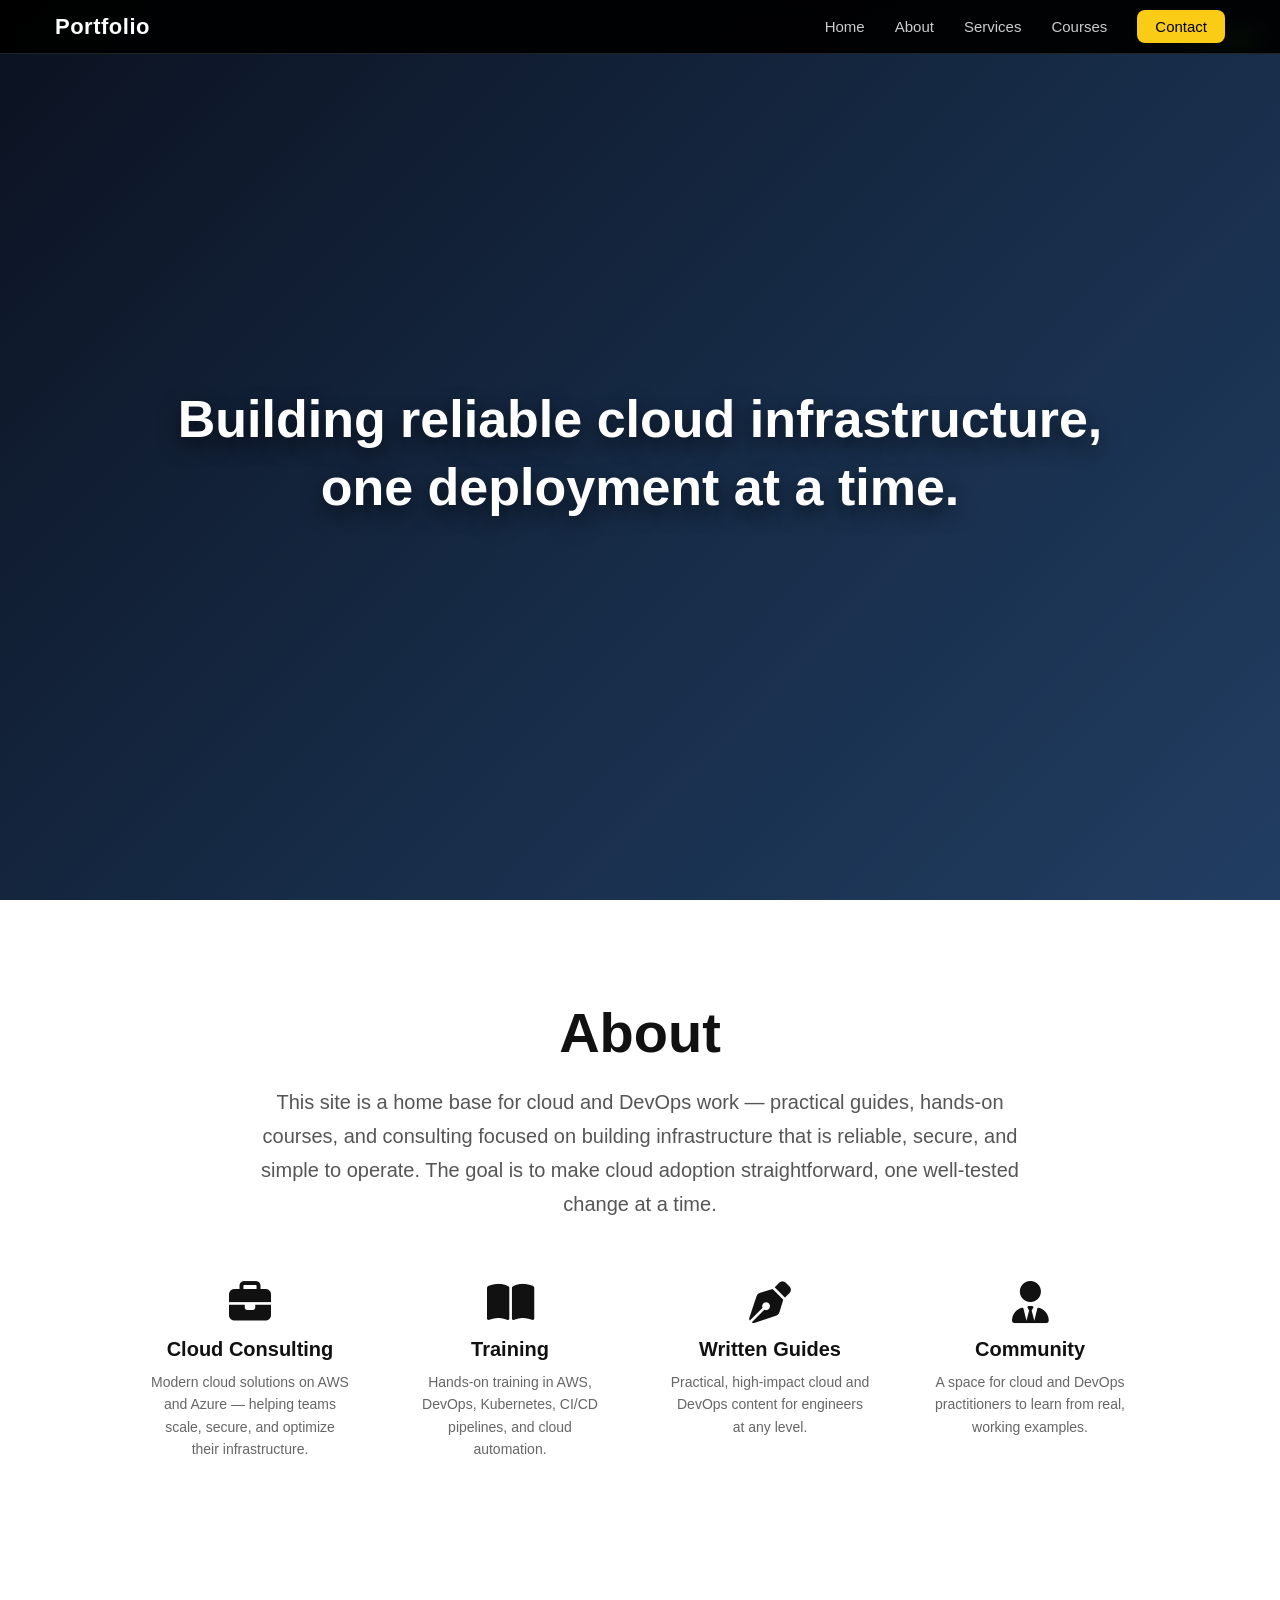
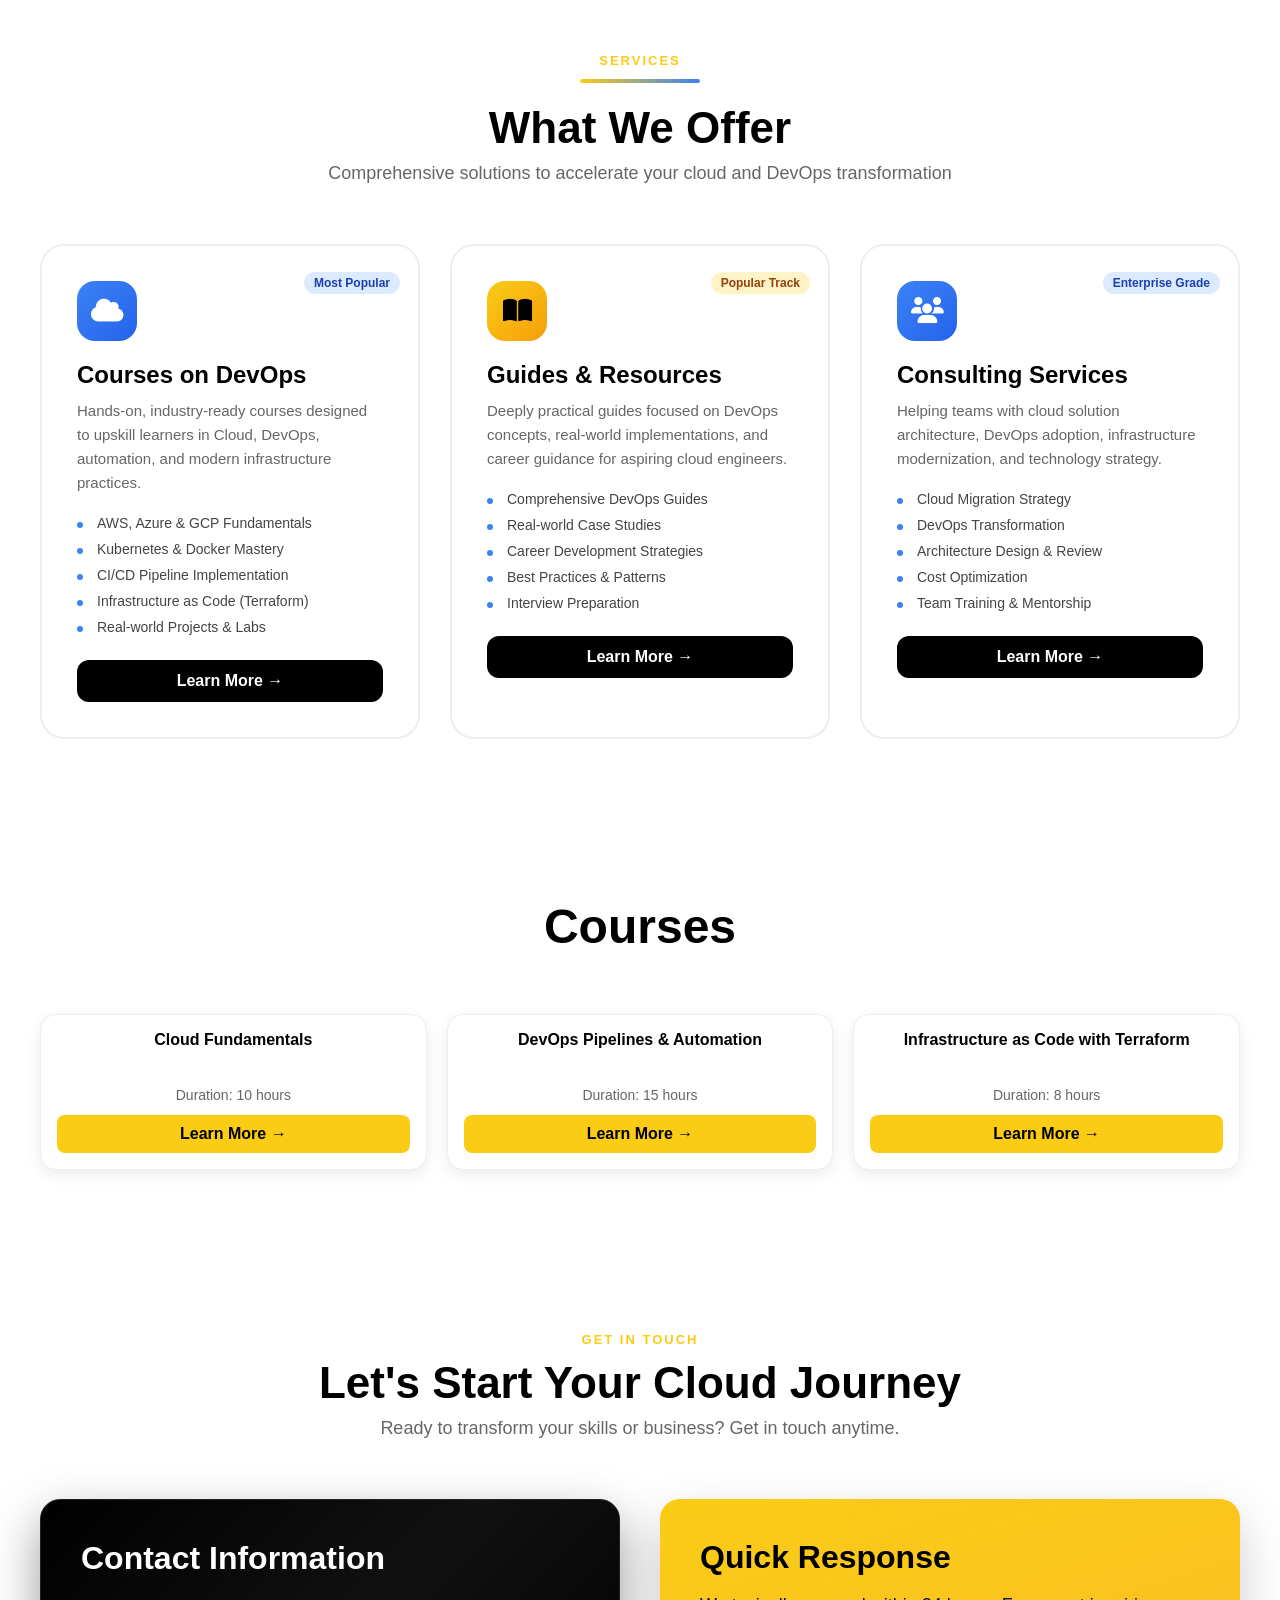
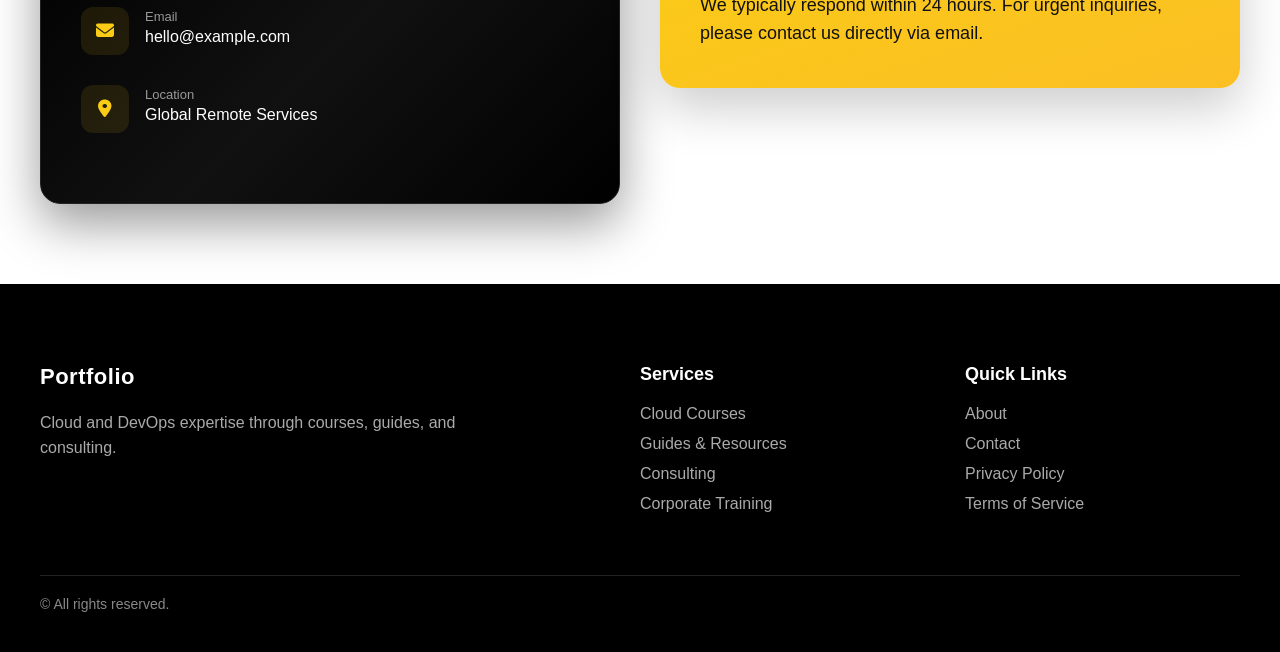
<file: index.html>
<!DOCTYPE html>
<html lang="en">

<head>
  <meta charset="UTF-8" />
  <meta name="viewport" content="width=device-width, initial-scale=1.0" />
  <title>Cloud & DevOps Portfolio</title>
  <link rel="stylesheet" href="style.css">
  <link href="https://cdnjs.cloudflare.com/ajax/libs/font-awesome/6.5.0/css/all.min.css" rel="stylesheet">
</head>

<body>

  <!-- NAVBAR -->
  <nav class="navbar">
    <div class="nav-container">

      <!-- Logo -->
      <div class="nav-logo" onclick="goToSection('home')">
        <span class="brand-text">Portfolio</span>
      </div>

      <!-- Desktop Menu -->
      <div class="nav-links">
        <a href="#home">Home</a>
        <a href="#about">About</a>
        <a href="#services">Services</a>
        <a href="#courses">Courses</a>
        <a href="#contact" class="contact-btn">Contact</a>
      </div>

      <div class="hamburger" onclick="toggleMenu()">
        ☰
      </div>

    </div>
    <div id="mobileMenu" class="mobile-menu">
      <button onclick="goToSection('home')">Home</button>
      <button onclick="goToSection('about')">About</button>
      <button onclick="goToSection('services')">Services</button>
      <button onclick="goToSection('courses')">Courses</button>
      <button class="mobile-contact" onclick="goToSection('contact')">Contact</button>
    </div>
  </nav>

  <section id="home" class="hero">

    <div class="hero-overlay"></div>
    <div class="hero-content">
      <h1>
        Building reliable cloud infrastructure,<br>
        one deployment at a time.
      </h1>
    </div>

  </section>

  <section id="about" class="about-section">
    <div class="about-container">

      <h1 class="about-title">About</h1>

      <p class="about-subtitle">
        This site is a home base for cloud and DevOps work — practical guides, hands-on
        courses, and consulting focused on building infrastructure that is reliable,
        secure, and simple to operate. The goal is to make cloud adoption straightforward,
        one well-tested change at a time.
      </p>

      <div class="about-grid">

        <div class="about-card">
          <i class="fa-solid fa-briefcase"></i>
          <h3>Cloud Consulting</h3>
          <p>
            Modern cloud solutions on AWS and Azure — helping teams scale,
            secure, and optimize their infrastructure.
          </p>
        </div>

        <div class="about-card">
          <i class="fa-solid fa-book-open"></i>
          <h3>Training</h3>
          <p>
            Hands-on training in AWS, DevOps, Kubernetes, CI/CD pipelines, and cloud automation.
          </p>
        </div>

        <div class="about-card">
          <i class="fa-solid fa-pen-nib"></i>
          <h3>Written Guides</h3>
          <p>
            Practical, high-impact cloud and DevOps content for engineers at any level.
          </p>
        </div>

        <div class="about-card">
          <i class="fas fa-user-tie"></i>
          <h3>Community</h3>
          <p>
            A space for cloud and DevOps practitioners to learn from real, working examples.
          </p>
        </div>

      </div>
    </div>
  </section>

  <!-- SERVICES -->
  <section id="services" class="services-section">

    <div class="services-container">

      <!-- Header -->
      <div class="services-header">
        <span class="services-tag">Services</span>
        <div class="services-line"></div>
        <h2>What We Offer</h2>
        <p>
          Comprehensive solutions to accelerate your cloud and DevOps transformation
        </p>
      </div>

      <!-- Cards -->
      <div class="services-grid">

        <!-- Card 1 -->
        <div class="service-card">
          <span class="badge blue">Most Popular</span>

          <div class="icon blue">
            <i class="fa-solid fa-cloud"></i>
          </div>

          <h3>Courses on DevOps</h3>
          <p>
            Hands-on, industry-ready courses designed to upskill learners in Cloud,
            DevOps, automation, and modern infrastructure practices.
          </p>

          <ul>
            <li>AWS, Azure & GCP Fundamentals</li>
            <li>Kubernetes & Docker Mastery</li>
            <li>CI/CD Pipeline Implementation</li>
            <li>Infrastructure as Code (Terraform)</li>
            <li>Real-world Projects & Labs</li>
          </ul>

          <a href="#courses" class="service-btn">
            Learn More →
          </a>
        </div>

        <!-- Card 2 -->
        <div class="service-card">
          <span class="badge yellow">Popular Track</span>

          <div class="icon yellow">
            <i class="fa-solid fa-book-open"></i>
          </div>

          <h3>Guides & Resources</h3>
          <p>
            Deeply practical guides focused on DevOps concepts, real-world implementations,
            and career guidance for aspiring cloud engineers.
          </p>

          <ul>
            <li>Comprehensive DevOps Guides</li>
            <li>Real-world Case Studies</li>
            <li>Career Development Strategies</li>
            <li>Best Practices & Patterns</li>
            <li>Interview Preparation</li>
          </ul>

          <a href="#about" class="service-btn">
            Learn More →
          </a>
        </div>

        <!-- Card 3 -->
        <div class="service-card">
          <span class="badge blue">Enterprise Grade</span>

          <div class="icon blue">
            <i class="fa-solid fa-users"></i>
          </div>

          <h3>Consulting Services</h3>
          <p>
            Helping teams with cloud solution architecture,
            DevOps adoption, infrastructure modernization, and technology strategy.
          </p>

          <ul>
            <li>Cloud Migration Strategy</li>
            <li>DevOps Transformation</li>
            <li>Architecture Design & Review</li>
            <li>Cost Optimization</li>
            <li>Team Training & Mentorship</li>
          </ul>

          <a href="#contact" class="service-btn">
            Learn More →
          </a>
        </div>

      </div>
    </div>
  </section>


  <!-- COURSES -->
  <section id="courses">
    <h2 class="courses-title">Courses</h2>

    <div class="courses-grid">

      <div class="course-card">
        <h3>Cloud Fundamentals</h3>
        <p class="duration">Duration: 10 hours</p>
        <span class="badge live">Self-paced</span>
        <a href="#contact">Learn More →</a>
      </div>

      <div class="course-card">
        <h3>DevOps Pipelines & Automation</h3>
        <p class="duration">Duration: 15 hours</p>
        <span class="badge live">Self-paced</span>
        <a href="#contact">Learn More →</a>
      </div>

      <div class="course-card">
        <h3>Infrastructure as Code with Terraform</h3>
        <p class="duration">Duration: 8 hours</p>
        <span class="badge live">Self-paced</span>
        <a href="#contact">Learn More →</a>
      </div>

    </div>
  </section>

  <section id="contact" class="contact-section">

    <div class="contact-container">

      <div class="contact-header">
        <span>Get In Touch</span>
        <h2>Let's Start Your Cloud Journey</h2>
        <p>
          Ready to transform your skills or business? Get in touch anytime.
        </p>
      </div>

      <!-- Grid -->
      <div class="contact-grid">

        <!-- Contact Info Card -->
        <div class="contact-card-dark">
          <h3>Contact Information</h3>

          <div class="contact-item">
            <div class="icon-box yellow">
              <i class="fa-solid fa-envelope"></i>
            </div>
            <div>
              <small>Email</small>
              <p>hello@example.com</p>
            </div>
          </div>

          <div class="contact-item">
            <div class="icon-box yellow">
              <i class="fa-solid fa-location-dot"></i>
            </div>
            <div>
              <small>Location</small>
              <p>Global Remote Services</p>
            </div>
          </div>
        </div>

        <!-- Quick Response -->
        <div class="contact-card-yellow">
          <h3>Quick Response</h3>
          <p>
            We typically respond within 24 hours.
            For urgent inquiries, please contact us directly via email.
          </p>
        </div>

      </div>
    </div>
  </section>


  <!-- FOOTER -->
  <footer class="footer">
    <div class="footer-container">

      <div class="footer-grid">

        <!-- BRAND -->
        <div class="footer-brand">
          <span class="brand-text">Portfolio</span>

          <p>
            Cloud and DevOps expertise through courses, guides, and consulting.
          </p>
        </div>

        <!-- SERVICES -->
        <div>
          <h3>Services</h3>
          <ul>
            <li><a href="#services">Cloud Courses</a></li>
            <li><a href="#services">Guides & Resources</a></li>
            <li><a href="#services">Consulting</a></li>
            <li><a href="#services">Corporate Training</a></li>
          </ul>
        </div>

        <!-- QUICK LINKS -->
        <div>
          <h3>Quick Links</h3>
          <ul>
            <li><a href="#about">About</a></li>
            <li><a href="#contact">Contact</a></li>
            <li><a href="privacy.html">Privacy Policy</a></li>
            <li><a href="terms.html">Terms of Service</a></li>
          </ul>
        </div>

      </div>

      <!-- Bottom -->
      <div class="footer-bottom">
        <p>© <span id="year"></span> All rights reserved.</p>
      </div>

    </div>
  </footer>

</body>

</html>
</file>
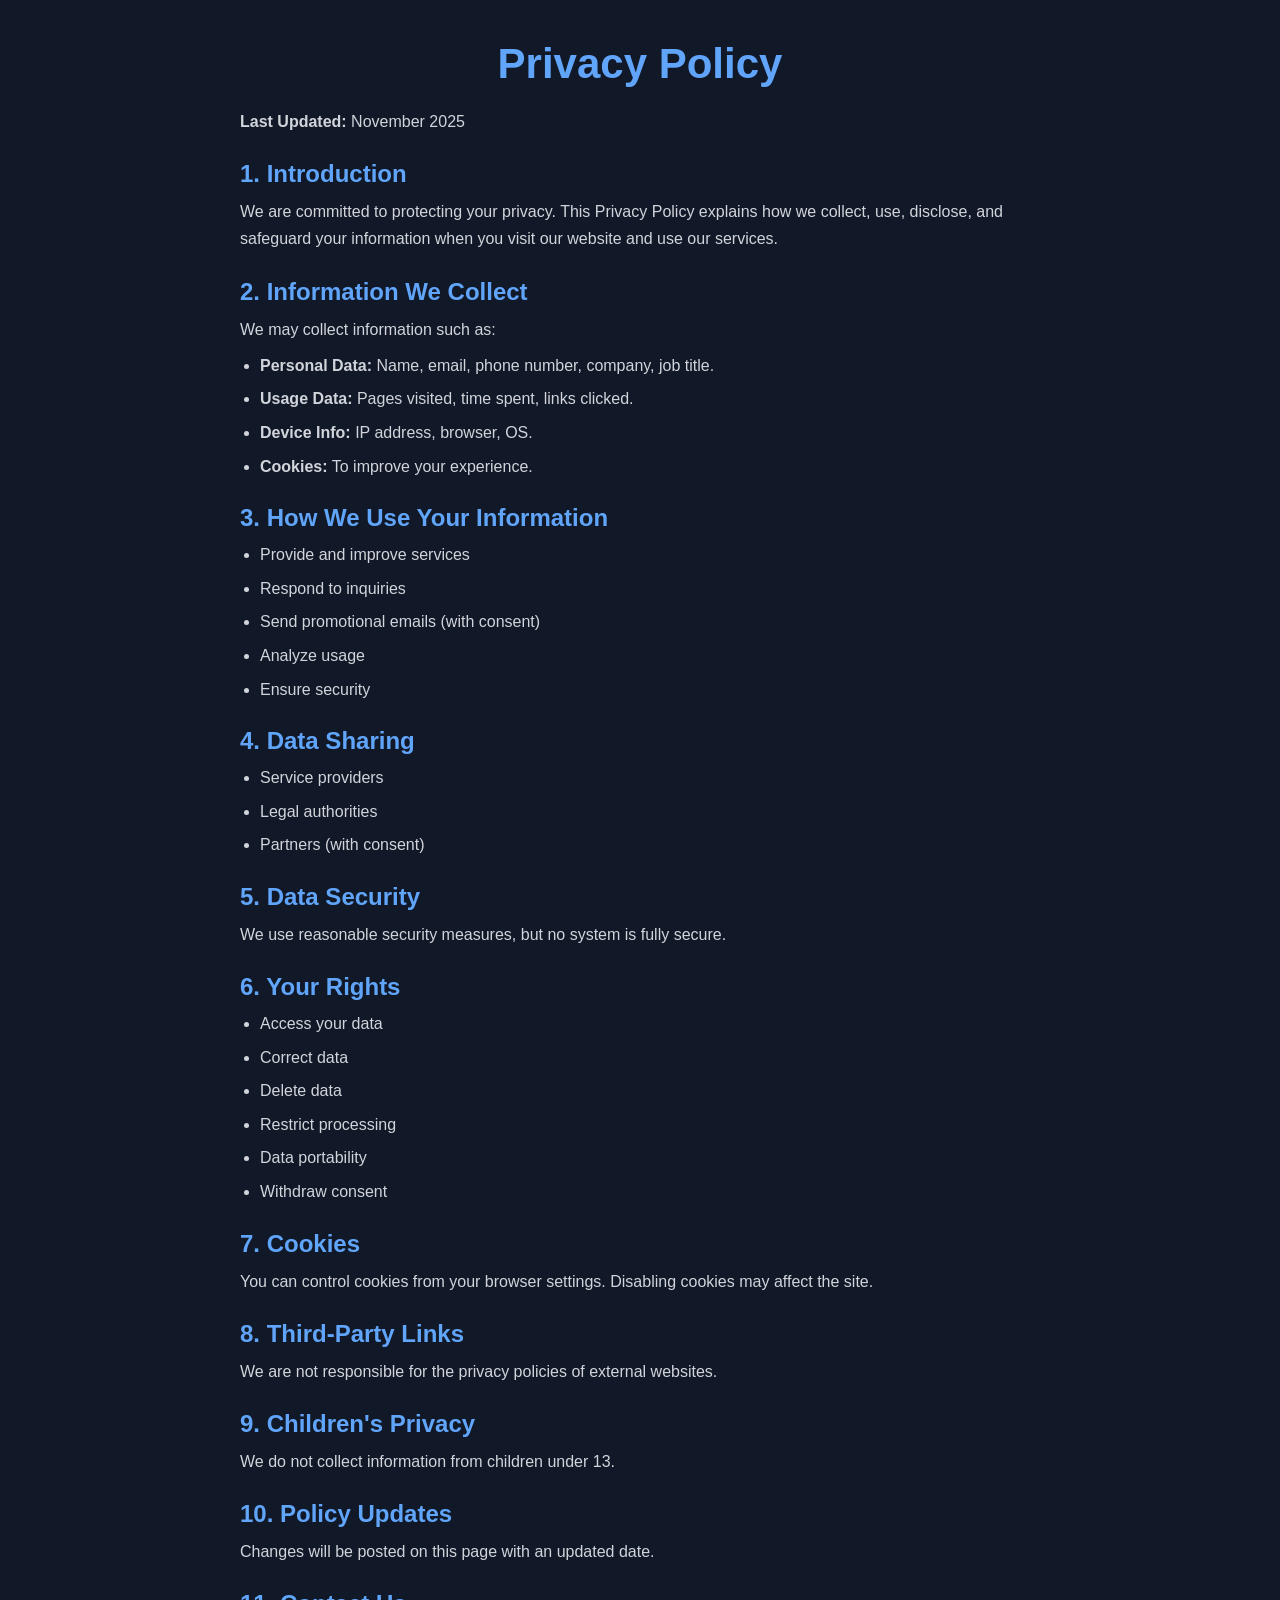
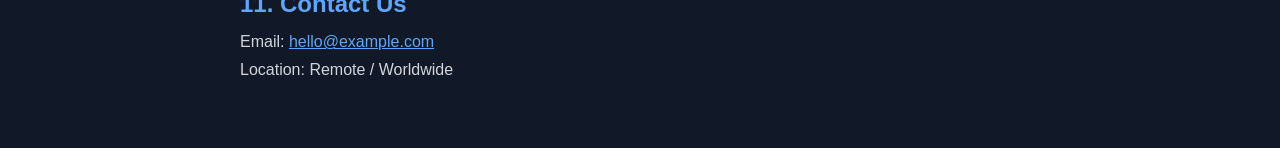
<file: privacy.html>
<!DOCTYPE html>
<html lang="en">
<head>
  <meta charset="UTF-8" />
  <meta name="viewport" content="width=device-width, initial-scale=1.0" />
  <title>Privacy Policy</title>

  <style>
    * {
      margin: 0;
      padding: 0;
      box-sizing: border-box;
      font-family: Arial, Helvetica, sans-serif;
    }

    body {
      background: #111827;
      color: #f3f4f6;
    }

    .container {
      min-height: 100vh;
      padding: 40px 20px;
    }

    .content {
      max-width: 800px;
      margin: auto;
      animation: fadeUp 1s ease;
    }

    h1 {
      text-align: center;
      font-size: 42px;
      color: #60a5fa;
      margin-bottom: 20px;
    }

    h2 {
      font-size: 24px;
      color: #60a5fa;
      margin-bottom: 10px;
    }

    p {
      color: #d1d5db;
      line-height: 1.7;
      margin-bottom: 10px;
    }

    section {
      margin-bottom: 25px;
    }

    ul {
      margin-left: 20px;
      color: #d1d5db;
    }

    li {
      margin-bottom: 8px;
      line-height: 1.6;
    }

    a {
      color: #60a5fa;
      text-decoration: underline;
    }

    a:hover {
      color: #93c5fd;
    }

    .updated {
      margin-bottom: 25px;
    }

    @keyframes fadeUp {
      from {
        opacity: 0;
        transform: translateY(25px);
      }
      to {
        opacity: 1;
        transform: translateY(0);
      }
    }

    @media (max-width: 600px) {
      h1 {
        font-size: 32px;
      }
    }
  </style>
</head>

<body>
  <div class="container">
    <div class="content">

      <h1>Privacy Policy</h1>

      <p class="updated"><strong>Last Updated:</strong> November 2025</p>

      <section>
        <h2>1. Introduction</h2>
        <p>
          We are committed to protecting your privacy. This Privacy Policy explains how we collect, use, disclose, and safeguard your information when you visit our website and use our services.
        </p>
      </section>

      <section>
        <h2>2. Information We Collect</h2>
        <p>We may collect information such as:</p>
        <ul>
          <li><strong>Personal Data:</strong> Name, email, phone number, company, job title.</li>
          <li><strong>Usage Data:</strong> Pages visited, time spent, links clicked.</li>
          <li><strong>Device Info:</strong> IP address, browser, OS.</li>
          <li><strong>Cookies:</strong> To improve your experience.</li>
        </ul>
      </section>

      <section>
        <h2>3. How We Use Your Information</h2>
        <ul>
          <li>Provide and improve services</li>
          <li>Respond to inquiries</li>
          <li>Send promotional emails (with consent)</li>
          <li>Analyze usage</li>
          <li>Ensure security</li>
        </ul>
      </section>

      <section>
        <h2>4. Data Sharing</h2>
        <ul>
          <li>Service providers</li>
          <li>Legal authorities</li>
          <li>Partners (with consent)</li>
        </ul>
      </section>

      <section>
        <h2>5. Data Security</h2>
        <p>
          We use reasonable security measures, but no system is fully secure.
        </p>
      </section>

      <section>
        <h2>6. Your Rights</h2>
        <ul>
          <li>Access your data</li>
          <li>Correct data</li>
          <li>Delete data</li>
          <li>Restrict processing</li>
          <li>Data portability</li>
          <li>Withdraw consent</li>
        </ul>
      </section>

      <section>
        <h2>7. Cookies</h2>
        <p>
          You can control cookies from your browser settings. Disabling cookies may affect the site.
        </p>
      </section>

      <section>
        <h2>8. Third-Party Links</h2>
        <p>
          We are not responsible for the privacy policies of external websites.
        </p>
      </section>

      <section>
        <h2>9. Children's Privacy</h2>
        <p>
          We do not collect information from children under 13.
        </p>
      </section>

      <section>
        <h2>10. Policy Updates</h2>
        <p>
          Changes will be posted on this page with an updated date.
        </p>
      </section>

      <section>
        <h2>11. Contact Us</h2>
        <p>
          Email: <a href="mailto:hello@example.com">hello@example.com</a><br />
          Location: Remote / Worldwide
        </p>
      </section>

    </div>
  </div>
</body>
</html>
</file>
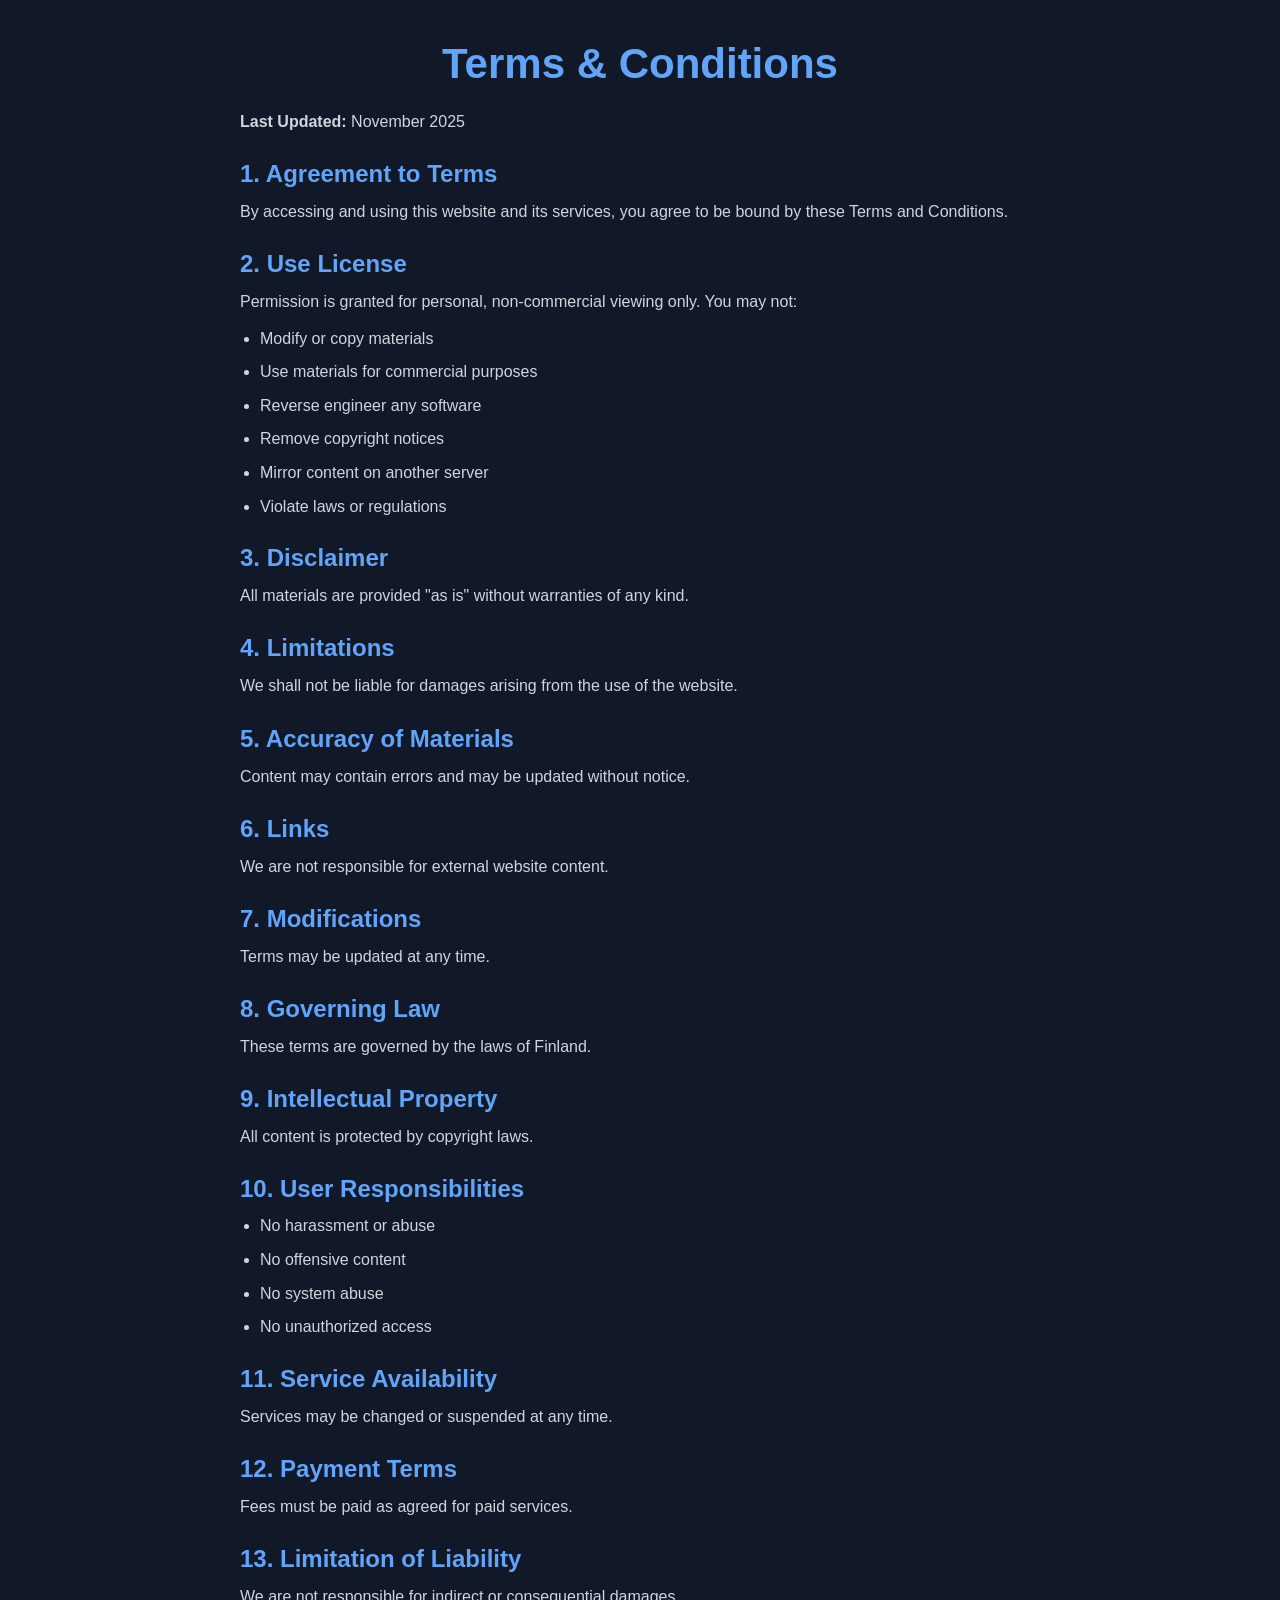
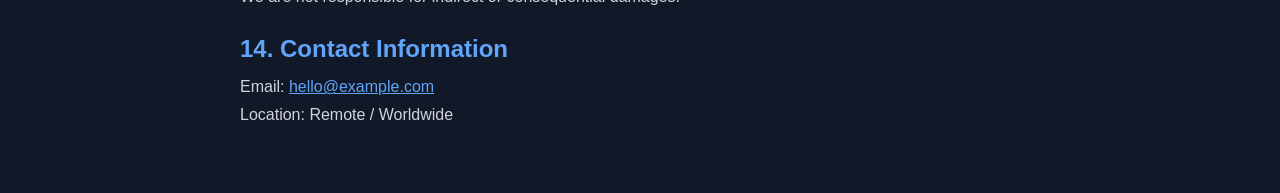
<file: terms.html>
<!DOCTYPE html>
<html lang="en">
<head>
  <meta charset="UTF-8" />
  <meta name="viewport" content="width=device-width, initial-scale=1.0" />
  <title>Terms & Conditions</title>

  <style>
    * {
      margin: 0;
      padding: 0;
      box-sizing: border-box;
      font-family: Arial, Helvetica, sans-serif;
    }

    body {
      background: #111827;
      color: #f3f4f6;
    }

    .container {
      min-height: 100vh;
      padding: 40px 20px;
    }

    .content {
      max-width: 800px;
      margin: auto;
      animation: fadeUp 1s ease;
    }

    h1 {
      text-align: center;
      font-size: 42px;
      color: #60a5fa;
      margin-bottom: 20px;
    }

    h2 {
      font-size: 24px;
      color: #60a5fa;
      margin-bottom: 10px;
    }

    p {
      color: #d1d5db;
      line-height: 1.7;
      margin-bottom: 10px;
    }

    section {
      margin-bottom: 25px;
    }

    ul {
      margin-left: 20px;
      color: #d1d5db;
    }

    li {
      margin-bottom: 8px;
      line-height: 1.6;
    }

    a {
      color: #60a5fa;
      text-decoration: underline;
    }

    a:hover {
      color: #93c5fd;
    }

    .updated {
      margin-bottom: 25px;
    }

    @keyframes fadeUp {
      from {
        opacity: 0;
        transform: translateY(25px);
      }
      to {
        opacity: 1;
        transform: translateY(0);
      }
    }

    @media (max-width: 600px) {
      h1 {
        font-size: 32px;
      }
    }
  </style>
</head>

<body>
  <div class="container">
    <div class="content">

      <h1>Terms & Conditions</h1>

      <p class="updated"><strong>Last Updated:</strong> November 2025</p>

      <section>
        <h2>1. Agreement to Terms</h2>
        <p>
          By accessing and using this website and its services, you agree to be bound by these Terms and Conditions.
        </p>
      </section>

      <section>
        <h2>2. Use License</h2>
        <p>Permission is granted for personal, non-commercial viewing only. You may not:</p>
        <ul>
          <li>Modify or copy materials</li>
          <li>Use materials for commercial purposes</li>
          <li>Reverse engineer any software</li>
          <li>Remove copyright notices</li>
          <li>Mirror content on another server</li>
          <li>Violate laws or regulations</li>
        </ul>
      </section>

      <section>
        <h2>3. Disclaimer</h2>
        <p>
          All materials are provided "as is" without warranties of any kind.
        </p>
      </section>

      <section>
        <h2>4. Limitations</h2>
        <p>
          We shall not be liable for damages arising from the use of the website.
        </p>
      </section>

      <section>
        <h2>5. Accuracy of Materials</h2>
        <p>
          Content may contain errors and may be updated without notice.
        </p>
      </section>

      <section>
        <h2>6. Links</h2>
        <p>
          We are not responsible for external website content.
        </p>
      </section>

      <section>
        <h2>7. Modifications</h2>
        <p>
          Terms may be updated at any time.
        </p>
      </section>

      <section>
        <h2>8. Governing Law</h2>
        <p>
          These terms are governed by the laws of Finland.
        </p>
      </section>

      <section>
        <h2>9. Intellectual Property</h2>
        <p>
          All content is protected by copyright laws.
        </p>
      </section>

      <section>
        <h2>10. User Responsibilities</h2>
        <ul>
          <li>No harassment or abuse</li>
          <li>No offensive content</li>
          <li>No system abuse</li>
          <li>No unauthorized access</li>
        </ul>
      </section>

      <section>
        <h2>11. Service Availability</h2>
        <p>
          Services may be changed or suspended at any time.
        </p>
      </section>

      <section>
        <h2>12. Payment Terms</h2>
        <p>
          Fees must be paid as agreed for paid services.
        </p>
      </section>

      <section>
        <h2>13. Limitation of Liability</h2>
        <p>
          We are not responsible for indirect or consequential damages.
        </p>
      </section>

      <section>
        <h2>14. Contact Information</h2>
        <p>
          Email: <a href="mailto:hello@example.com">hello@example.com</a><br />
          Location: Remote / Worldwide
        </p>
      </section>

    </div>
  </div>
</body>
</html>
</file>
<file: style.css>
* {
  margin: 0;
  padding: 0;
  box-sizing: border-box;
  font-family: Arial, sans-serif;
  scroll-behavior: smooth;
}

body {
  background: #fff;
}

.navbar {
  position: fixed;
  top: 0;
  width: 100%;
  background: rgba(0,0,0,0.95);
  backdrop-filter: blur(8px);
  z-index: 1000;
  border-bottom: 1px solid #222;
}

.nav-container {
  max-width: 1200px;
  margin: auto;
  padding: 10px 15px;
  display: flex;
  align-items: center;
  justify-content: space-between;
}

.nav-logo img {
  height: 50px;
  cursor: pointer;
}

/* Text-based brand mark, used in the navbar and footer in place of a logo image */
.brand-text {
  color: #fff;
  font-size: 22px;
  font-weight: 800;
  letter-spacing: 0.5px;
  cursor: pointer;
}

.footer-brand .brand-text {
  display: inline-block;
  margin-bottom: 20px;
  cursor: default;
}

/* Desktop Links */
.nav-links {
  display: flex;
  gap: 30px;
  align-items: center;
  
}

.nav-links a,
.nav-links button {
  background: none;
  border: none;
  color: #ccc;
  font-size: 15px;
  cursor: pointer;
  font-weight: 500;
  text-decoration: none;
}

.book-row {
  opacity: 0;
  transform: translateY(20px);
  animation: fadeUp 0.8s ease forwards;
}

.book-row:nth-child(1) { animation-delay: 0.1s; }
.book-row:nth-child(2) { animation-delay: 0.3s; }
.book-row:nth-child(3) { animation-delay: 0.5s; }

@keyframes fadeUp {
  to {
    opacity: 1;
    transform: translateY(0);
  }
}

.trust-stats div {
  animation: fadeUp 0.8s ease forwards;
  opacity: 0;
  transform: translateY(10px);
}

.trust-stats div:nth-child(1) { animation-delay: 0.1s; }
.trust-stats div:nth-child(2) { animation-delay: 0.2s; }
.trust-stats div:nth-child(3) { animation-delay: 0.3s; }
.trust-stats div:nth-child(4) { animation-delay: 0.4s; }

@keyframes fadeUp {
  to {
    opacity: 1;
    transform: translateY(0);
  }
}



.nav-links a:hover,
.nav-links button:hover {
  color: #facc15;
}

.contact-btn {
  background: #facc15 !important;
  color: black !important;
  padding: 8px 18px;
  border-radius: 10px;
  font-weight: bold;
}

.contact-btn:hover {
  background: #eab308 !important;
}

/* Hamburger */
.hamburger {
  display: none;
  font-size: 26px;
  color: white;
  cursor: pointer;
}

/* Mobile Menu */
.mobile-menu {
  display: none;
  background: black;
  border-top: 1px solid #222;
  padding: 15px;
}

.mobile-menu a,
.mobile-menu button {
  display: block;
  width: 100%;
  text-align: left;
  padding: 10px;
  background: none;
  border: none;
  color: #ccc;
}

.mobile-menu a:hover,
.mobile-menu button:hover {
  color: #facc15;
}

.mobile-contact {
  background: #facc15 !important;
  color: black !important;
  border-radius: 8px;
  font-weight: bold;
}

/* Responsive */
@media (max-width: 900px) {
  .nav-links {
    display: none;
  }

  .hamburger {
    display: block;
  }

  .mobile-menu.show {
    display: block;
  }
}

.contact-btn {
  background: #facc15;
  color: black;
  padding: 8px 18px;
  border-radius: 8px;
  font-weight: bold;
}
/* HERO SECTION */
.hero {
  position: relative;
  width: 100%;
  height: 100vh;
  overflow: hidden;
  display: flex;
  align-items: center;
  justify-content: center;
  background: linear-gradient(135deg, #0f172a 0%, #1e3a5f 55%, #2c5282 100%);
}

/* Overlay */
.hero-overlay {
  position: absolute;
  inset: 0;
  background: rgba(0, 0, 0, 0.25);
  padding-top: 20px;
}

/* Content */
.hero-content {
  position: relative;
  z-index: 2;
  text-align: center;
  padding: 0 8px;
 margin-top: 8px;
}

.hero-content h1 {
  font-size: 52px;
  font-weight: 800;
  color: white;
  line-height: 1.3;
  text-shadow: 0 8px 20px rgba(0,0,0,0.6);
}

/* Responsive */
@media (max-width: 768px) {
  .hero-content h1 {
    font-size: 32px;
  }
}

.about-section {
  padding: 100px 20px;
  background: #fff;
}

.about-container {
  max-width: 1000px;
  margin: auto;
  text-align: center;
}

.about-title {
  font-size: 56px;
  font-weight: 800;
  color: #111;
  margin-bottom: 20px;
}

.about-subtitle {
  font-size: 20px;
  color: #555;
  line-height: 1.7;
  max-width: 800px;
  margin: auto;
}

.about-signature {
  margin: 50px 0;
}

.about-signature img {
  width: 260px;
  opacity: 0.85;
}

/* Grid */
.about-grid {
  display: grid;
  grid-template-columns: repeat(auto-fit, minmax(220px, 1fr));
  gap: 40px;
  margin-top: 50px;
}

.about-card {
  text-align: center;
  padding: 10px;
}

.about-card i {
  font-size: 42px;
  margin-bottom: 15px;
  color: #111;
}

.about-card h3 {
  font-size: 20px;
  margin-bottom: 10px;
  color: #111;
}

.about-card p {
  font-size: 14px;
  color: #666;
  line-height: 1.6;
}

/* Responsive */
@media (max-width: 600px) {
  .about-title {
    font-size: 38px;
  }

  .about-subtitle {
    font-size: 17px;
  }
}


/* SERVICES */
.services-section {
  padding: 80px 20px;
  background: #fff;
}

.services-container {
  max-width: 1200px;
  margin: auto;
}

/* Header */
.services-header {
  text-align: center;
  margin-bottom: 60px;
}

.services-tag {
  color: #facc15;
  font-size: 13px;
  font-weight: bold;
  letter-spacing: 2px;
  text-transform: uppercase;
}

.services-line {
  width: 120px;
  height: 4px;
  background: linear-gradient(to right, #facc15, #3b82f6);
  margin: 10px auto 20px;
  border-radius: 50px;
}

.services-header h2 {
  font-size: 44px;
  font-weight: bold;
  margin-bottom: 10px;
}

.services-header p {
  font-size: 18px;
  color: #666;
  max-width: 700px;
  margin: auto;
}

/* Grid */
.services-grid {
  display: grid;
  grid-template-columns: repeat(auto-fit, minmax(300px, 1fr));
  gap: 30px;
}

/* Card */
.service-card {
  position: relative;
  background: #fff;
  border: 2px solid #eee;
  padding: 35px;
  border-radius: 24px;
  transition: 0.4s;
}

.service-card:hover {
  transform: translateY(-6px);
  border-color: #ddd;
  box-shadow: 0 20px 50px rgba(0,0,0,0.12);
}

/* Badge */
.badge {
  position: absolute;
  top: 18px;
  right: 18px;
  font-size: 12px;
  font-weight: bold;
  padding: 5px 12px;
  border-radius: 999px;
}

.badge.yellow {
  background: #fef3c7;
  color: #92400e;
}

.badge.blue {
  background: #dbeafe;
  color: #1e40af;
}

/* Icon */
.icon {
  width: 60px;
  height: 60px;
  border-radius: 18px;
  display: flex;
  align-items: center;
  justify-content: center;
  font-size: 26px;
  margin-bottom: 20px;
}

.icon.blue {
  background: linear-gradient(to bottom right, #3b82f6, #2563eb);
  color: #fff;
}

.icon.yellow {
  background: linear-gradient(to bottom right, #facc15, #f59e0b);
  color: #000;
}

/* Text */
.service-card h3 {
  font-size: 24px;
  margin-bottom: 10px;
}

.service-card p {
  font-size: 15px;
  color: #666;
  line-height: 1.6;
  margin-bottom: 20px;
}

/* Features */
.service-card ul {
  list-style: none;
  padding: 0;
  margin-bottom: 25px;
}

.service-card ul li {
  position: relative;
  padding-left: 20px;
  font-size: 14px;
  color: #444;
  margin-bottom: 10px;
}

.service-card ul li::before {
  content: "";
  width: 6px;
  height: 6px;
  background: #3b82f6;
  border-radius: 50%;
  position: absolute;
  left: 0;
  top: 7px;
}

/* Button */
.service-btn {
  display: block;
  text-align: center;
  background: #000;
  color: #fff;
  padding: 12px;
  border-radius: 12px;
  font-weight: bold;
  text-decoration: none;
  transition: 0.3s;
}

.service-btn:hover {
  background: #111;
  transform: translateY(-1px);
}

/* Responsive */
@media (max-width: 600px) {
  .services-header h2 {
    font-size: 32px;
  }
}


.card {
  background: white;
  border: 2px solid #eee;
  border-radius: 20px;
  padding: 30px;
  transition: 0.3s;
}

.card:hover {
  transform: translateY(-6px);
  box-shadow: 0 15px 30px rgba(0,0,0,0.1);
}

.card h3 {
  font-size: 22px;
  margin-bottom: 10px;
}

.card ul {
  padding-left: 20px;
  color: #555;
  margin: 20px 0;
}

.card button {
  width: 100%;
  padding: 12px;
  border-radius: 10px;
  background: black;
  color: white;
  font-weight: bold;
  border: none;
  cursor: pointer;
}

.card button:hover {
  background: #222;
}

/* RESPONSIVE */
@media (max-width: 600px) {
  #home h1 {
    font-size: 32px;
  }

  nav {
    flex-direction: column;
    gap: 10px;
  }
}

section {
  scroll-margin-top: 90px; /* fixes scroll offset due to fixed navbar */
}

.mobile-menu.show {
  display: block;
}

/* COURSES */
#courses {
  padding: 80px 20px;
  background: #fff;
}

.courses-title {
  text-align: center;
  font-size: 48px;
  font-weight: bold;
  margin-bottom: 60px;
}

.courses-grid {
  max-width: 1200px;
  margin: auto;
  display: grid;
  grid-template-columns: repeat(3, 1fr); /* Desktop: 3 */
  gap: 20px;
}

/* Tablet: 2 cards */
@media (max-width: 900px) {
  .courses-grid {
    grid-template-columns: repeat(2, 1fr);
  }
}

/* Mobile: 1 card */
@media (max-width: 600px) {
  .courses-grid {
    grid-template-columns: 1fr;
  }
}


.course-card {
  background: #fff;
  border: 1px solid #eee;
  border-radius: 16px;
  padding: 16px;
  text-align: center;
  transition: all 0.4s ease;
  box-shadow: 0 5px 15px rgba(0,0,0,0.08);
}

.course-card:hover {
  transform: scale(1.02);
  box-shadow: 0 0 20px rgba(0,0,0,0.25);
}

.course-card img {
  width: 100%;
  height: 180px;
  object-fit: cover;
  border-radius: 12px;
  margin-bottom: 10px;
}

.course-card h3 {
  font-size: 16px;
  min-height: 48px;
  margin-bottom: 8px;
}

.duration {
  font-size: 14px;
  color: #666;
}

.price {
  font-weight: bold;
  color: #facc15;
  margin: 5px 0;
}

.badge {
  display: inline-block;
  padding: 4px 10px;
  border-radius: 20px;
  font-size: 12px;
  color: #fff;
  margin: 8px 0;
}

.badge.live {
  background: #16a34a;
}

.course-card a {
  display: block;
  margin-top: 12px;
  background: #facc15;
  color: #000;
  text-decoration: none;
  padding: 10px;
  border-radius: 8px;
  font-weight: bold;
  transition: 0.3s;
}

.course-card a:hover {
  background: #eab308;
}

/* BOOKS SECTION */
.books {
  position: relative;
  padding: 100px 20px;
  background: #fff;
  overflow: hidden;
}

.books-title {
  text-align: center;
  font-size: 48px;
  font-weight: 800;
  margin-bottom: 80px;
}

.underline {
  display: block;
  height: 4px;
  width: 100px;
  margin: 10px auto 0;
  background: linear-gradient(to right, #facc15, #3b82f6);
  animation: underline 2s infinite;
}

/* Glow */
.glow {
  position: absolute;
  width: 250px;
  height: 250px;
  border-radius: 50%;
  filter: blur(80px);
  opacity: 0.2;
}

.glow-yellow { background: #facc15; top: -50px; left: -50px; }
.glow-blue { background: #3b82f6; top: 80px; right: -50px; }

.books-wrapper {
  max-width: 1200px;
  margin: auto;
  display: flex;
  flex-direction: column;
  gap: 120px;
}

/* Layout */
.book-row {
  display: grid;
  grid-template-columns: 1fr 1fr;
  gap: 60px;
  align-items: center;
}

.book-row.reverse {
  direction: rtl;
}

.book-row.reverse > * {
  direction: ltr;
}

/* Image */
.book-img div, .book-img img {
  border-radius: 20px;
}

.book-img img {
  width: 100%;
  max-width: 340px;
  display: block;
  margin: auto;
  box-shadow: 0 15px 40px rgba(0,0,0,0.15);
  transition: 0.5s;
}

.book-img img:hover {
  transform: rotate(-1deg) scale(1.02);
  box-shadow: 0 20px 60px rgba(0,0,0,0.25);
}

/* Content */
.book-content h3 {
  font-size: 36px;
  margin-bottom: 20px;
}

.book-content p {
  color: #555;
  font-size: 18px;
  margin-bottom: 10px;
}

.signature {
  font-style: italic;
  color: #777;
}

.author {
  font-weight: bold;
  font-size: 20px;
}

.rating {
  font-size: 18px;
  margin: 15px 0;
}

.rating span {
  font-size: 14px;
  color: #777;
}

.book-content a {
  display: inline-block;
  padding: 12px 32px;
  background: linear-gradient(to right, #facc15, #eab308);
  color: black;
  font-weight: bold;
  border-radius: 12px;
  text-decoration: none;
  transition: 0.3s;
}

.book-content a:hover {
  transform: translateY(-2px);
  box-shadow: 0 10px 25px rgba(0,0,0,0.2);
}

/* Fade Animation */
.fade-section {
  opacity: 0;
  transform: translateY(40px);
  transition: 1s ease;
}

.fade-show {
  opacity: 1;
  transform: translateY(0);
}

/* Responsive */
@media (max-width: 768px) {
  .book-row {
    grid-template-columns: 1fr;
    text-align: center;
  }
}


/* TRUST SECTION */
.trust-section {
  padding: 80px 20px;
  background: #fff;
}

.trust-header {
  text-align: center;
  margin-bottom: 60px;
}

.trust-header span {
  font-size: 12px;
  color: #ca8a04;
  letter-spacing: 2px;
  text-transform: uppercase;
  font-weight: bold;
}

.trust-header h2 {
  font-size: 40px;
  font-weight: 800;
  margin-top: 10px;
}

.trust-header p {
  max-width: 700px;
  margin: 10px auto 0;
  color: #666;
}

.trust-grid {
  max-width: 1200px;
  margin: auto;
  display: grid;
  grid-template-columns: repeat(auto-fit, minmax(220px, 1fr));
  gap: 30px;
}

.trust-card {
  text-decoration: none;
  background: #fff;
  border: 1px solid #eee;
  padding: 30px;
  text-align: center;
  border-radius: 20px;
  transition: 0.4s ease;
  box-shadow: 0 8px 20px rgba(0,0,0,0.05);
  color: black;
}

.trust-card:hover {
  transform: translateY(-8px);
  box-shadow: 0 20px 40px rgba(0,0,0,0.12);
}

.trust-card i {
  font-size: 36px;
  margin-bottom: 15px;
}

.amazon { color: #FF9900; }
.youtube { color: #ef4444; }
.linkedin { color: #2563eb; }
.instagram { color: #ec4899; }
.book { color: #111; }

.trust-card h3 {
  font-size: 18px;
  margin-bottom: 8px;
}

.trust-card p {
  font-size: 14px;
  color: #666;
}

.line {
  width: 50px;
  height: 3px;
  background: #facc15;
  margin: 15px auto 0;
  opacity: 0;
  transition: 0.3s;
  border-radius: 10px;
}

.trust-card:hover .line {
  opacity: 1;
}

/* Stats */
.trust-stats {
  margin-top: 60px;
  padding-top: 40px;
  border-top: 1px solid #eee;
  max-width: 1000px;
  margin-inline: auto;
  display: grid;
  grid-template-columns: repeat(auto-fit, minmax(180px, 1fr));
  gap: 30px;
  text-align: center;
}

.trust-stats h3 {
  font-size: 36px;
  font-weight: bold;
  color: #ca8a04;
}

.trust-stats p {
  color: #666;
  font-size: 14px;
}


/* CONTACT SECTION */
.contact-section {
  padding: 80px 20px;
  background: #fff;
}

.contact-container {
  max-width: 1200px;
  margin: auto;
}

.contact-header {
  text-align: center;
  margin-bottom: 60px;
}

.contact-header span {
  font-size: 13px;
  color: #facc15;
  font-weight: 700;
  letter-spacing: 2px;
  text-transform: uppercase;
}

.contact-header h2 {
  font-size: 44px;
  font-weight: bold;
  margin-top: 10px;
}

.contact-header p {
  font-size: 18px;
  color: #666;
  max-width: 650px;
  margin: 10px auto 0;
}

/* Grid */
.contact-grid {
  display: grid;
  grid-template-columns: 1fr 1fr;
  gap: 40px;
}

/* Dark Card */
.contact-card-dark {
  background: linear-gradient(135deg, #000, #111, #000);
  border-radius: 20px;
  padding: 40px;
  border: 1px solid #222;
  box-shadow: 0 20px 50px rgba(0,0,0,0.4);
}

.contact-card-dark h3 {
  color: white;
  font-size: 32px;
  margin-bottom: 30px;
}

/* Contact item */
.contact-item {
  display: flex;
  gap: 16px;
  align-items: flex-start;
  margin-bottom: 30px;
}

.icon-box {
  width: 48px;
  height: 48px;
  border-radius: 12px;
  display: flex;
  align-items: center;
  justify-content: center;
  font-size: 18px;
}

.icon-box.yellow {
  background: rgba(250, 204, 21, 0.1);
  color: #facc15;
}

.icon-box.blue {
  background: rgba(59, 130, 246, 0.1);
  color: #3b82f6;
}

.contact-item small {
  color: #999;
  font-size: 13px;
}

.contact-item p {
  color: white;
  font-weight: 500;
  margin-top: 3px;
}

/* Yellow Card */
.contact-card-yellow {
  background: linear-gradient(to bottom right, #facc15, #fbbf24);
  border-radius: 20px;
  padding: 40px;
  box-shadow: 0 20px 50px rgba(0,0,0,0.2);
  height: fit-content;
}

.contact-card-yellow h3 {
  font-size: 32px;
  margin-bottom: 15px;
}

.contact-card-yellow p {
  font-size: 18px;
  line-height: 1.6;
  color: #111;
}

/* Responsive */
@media (max-width: 900px) {
  .contact-grid {
    grid-template-columns: 1fr;
  }

  .contact-header h2 {
    font-size: 32px;
  }
}


/* FOOTER */
.footer {
  background: #000;
  color: #fff;
  padding: 80px 20px 40px;
}

.footer-container {
  max-width: 1200px;
  margin: auto;
}

.footer-grid {
  display: grid;
  grid-template-columns: 2fr 1fr 1fr;
  gap: 50px;
  margin-bottom: 50px;
}

/* Brand */
.footer-logo {
  width: 100px;
  margin-bottom: 20px;
}

.footer-brand p {
  color: #aaa;
  line-height: 1.6;
  max-width: 420px;
}

/* Socials */
.footer-socials {
  margin-top: 20px;
  display: flex;
  gap: 15px;
}

.footer-socials a {
  background: #111;
  border: 1px solid #222;
  width: 40px;
  height: 40px;
  display: flex;
  align-items: center;
  justify-content: center;
  border-radius: 10px;
  color: #fff;
  transition: 0.3s;
}

.footer-socials a:hover {
  background: #facc15;
  color: black;
  transform: translateY(-3px);
}

/* Lists */
.footer h3 {
  margin-bottom: 20px;
  font-size: 18px;
}

.footer ul {
  list-style: none;
}

.footer ul li {
  margin-bottom: 12px;
}

.footer ul a {
  text-decoration: none;
  color: #aaa;
  transition: 0.3s;
}

.footer ul a:hover {
  color: #facc15;
}

/* Bottom */
.footer-bottom {
  border-top: 1px solid #222;
  padding-top: 20px;
  display: flex;
  justify-content: space-between;
  flex-wrap: wrap;
  gap: 10px;
  color: #888;
  font-size: 14px;
}

.footer-bottom span {
  color: #facc15;
}

/* Responsive */
@media (max-width: 900px) {
  .footer-grid {
    grid-template-columns: 1fr;
  }

  .footer-bottom {
    flex-direction: column;
    text-align: center;
  }
}
</file>
